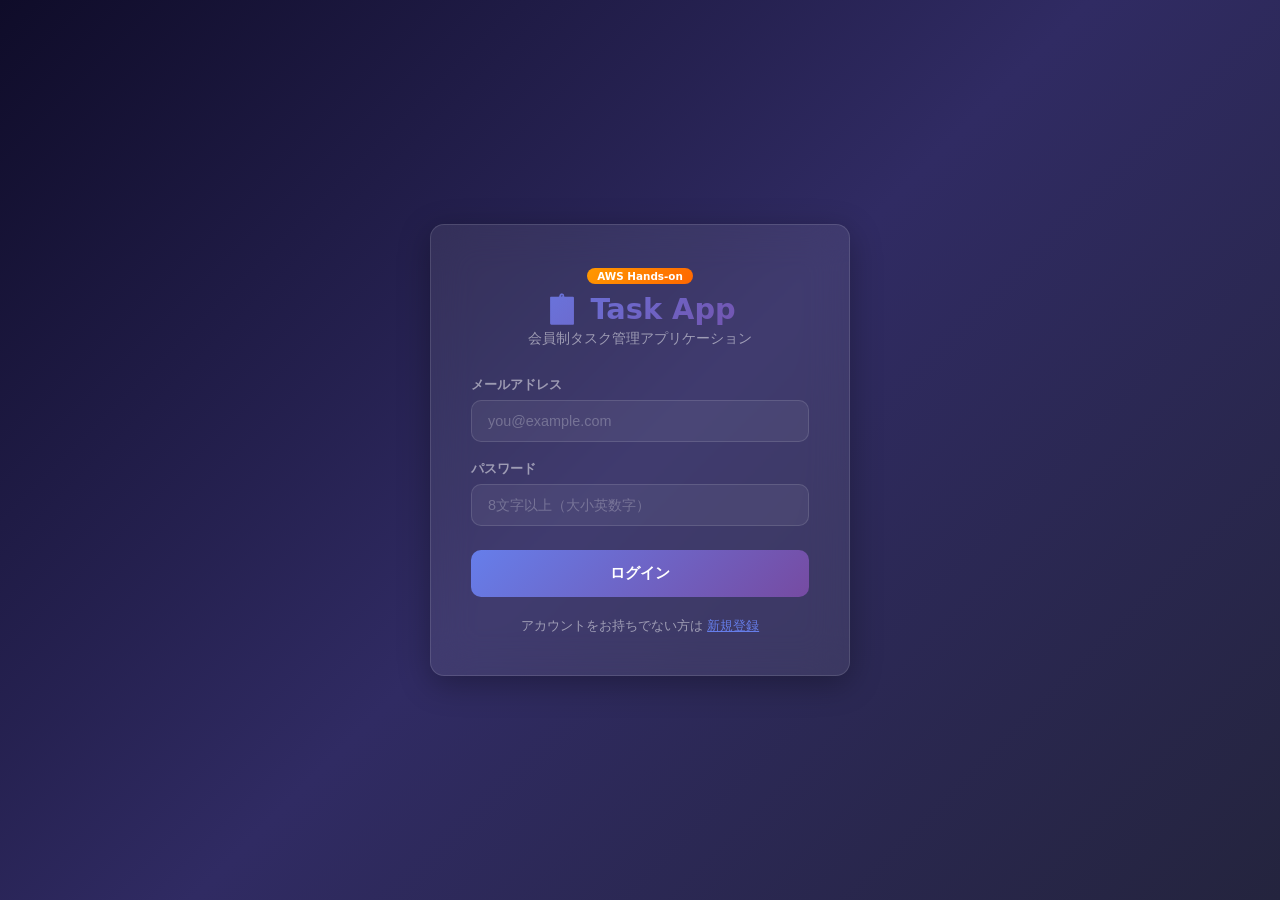
<file: cloudformation-lambda-webapp/frontend/index.html>
<!--
  ============================================================
  このファイルはリポジトリ上での参照用です。
  実際のデプロイ時は CloudFormation テンプレート内の
  S3DeployFunction Lambda が同等の HTML を自動生成し
  S3 バケットに配置します。
  ============================================================
  API エンドポイントや Cognito の設定値はスタック作成時に
  Lambda が自動で埋め込むため、手動設定は不要です。
-->
<!DOCTYPE html>
<html lang="ja">
<head>
<meta charset="UTF-8"/>
<meta name="viewport" content="width=device-width,initial-scale=1.0"/>
<title>Task App | AWS Hands-on</title>
<style>
*,*::before,*::after{box-sizing:border-box;margin:0;padding:0}
:root{--bg1:#0f0c29;--bg2:#302b63;--bg3:#24243e;--glass:rgba(255,255,255,.08);--glass-border:rgba(255,255,255,.12);--text:#f0f0f0;--muted:rgba(255,255,255,.5);--accent:#667eea;--accent2:#764ba2;--success:#48bb78;--danger:#fc8181;--warning:#f6ad55;--radius:14px;--shadow:0 8px 32px rgba(0,0,0,.3)}
body{font-family:'Segoe UI',system-ui,-apple-system,sans-serif;background:linear-gradient(135deg,var(--bg1),var(--bg2),var(--bg3));color:var(--text);min-height:100vh;overflow-x:hidden}
.hidden{display:none!important}

/* Auth pages */
.auth-wrap{min-height:100vh;display:flex;align-items:center;justify-content:center;padding:20px}
.auth-card{background:var(--glass);backdrop-filter:blur(20px);border:1px solid var(--glass-border);border-radius:var(--radius);padding:40px;width:100%;max-width:420px;box-shadow:var(--shadow)}
.auth-card h1{font-size:1.8rem;text-align:center;margin-bottom:4px;background:linear-gradient(135deg,var(--accent),var(--accent2));-webkit-background-clip:text;-webkit-text-fill-color:transparent}
.auth-card .subtitle{text-align:center;color:var(--muted);font-size:.85rem;margin-bottom:28px}
.auth-card .aws-tag{display:inline-block;background:linear-gradient(135deg,#ff9900,#ff6600);color:#fff;font-size:.65rem;padding:2px 10px;border-radius:20px;font-weight:700;margin-bottom:8px}
.form-group{margin-bottom:18px}
.form-group label{display:block;font-size:.82rem;color:var(--muted);margin-bottom:6px;font-weight:600}
.form-group input{width:100%;background:rgba(255,255,255,.06);border:1px solid var(--glass-border);border-radius:10px;padding:12px 16px;color:var(--text);font-size:.9rem;outline:none;transition:border .2s}
.form-group input:focus{border-color:var(--accent)}
.form-group input::placeholder{color:rgba(255,255,255,.25)}
.btn{width:100%;padding:13px;border:none;border-radius:10px;font-size:.95rem;font-weight:700;cursor:pointer;transition:all .2s;margin-top:6px}
.btn-primary{background:linear-gradient(135deg,var(--accent),var(--accent2));color:#fff}
.btn-primary:hover{opacity:.9;transform:translateY(-1px)}
.btn-primary:disabled{opacity:.4;cursor:not-allowed;transform:none}
.auth-link{text-align:center;margin-top:20px;font-size:.84rem;color:var(--muted)}
.auth-link a{color:var(--accent);cursor:pointer;text-decoration:underline}
.msg{padding:10px 14px;border-radius:8px;font-size:.82rem;margin-bottom:14px;display:none}
.msg.err{display:block;background:rgba(252,129,129,.12);color:var(--danger);border:1px solid rgba(252,129,129,.2)}
.msg.ok{display:block;background:rgba(72,187,120,.12);color:var(--success);border:1px solid rgba(72,187,120,.2)}

/* App layout */
.app-header{background:rgba(15,12,41,.85);backdrop-filter:blur(12px);border-bottom:1px solid var(--glass-border);padding:14px 24px;display:flex;align-items:center;justify-content:space-between;position:sticky;top:0;z-index:50}
.app-header .logo{font-size:1.15rem;font-weight:700;background:linear-gradient(135deg,var(--accent),var(--accent2));-webkit-background-clip:text;-webkit-text-fill-color:transparent}
.app-header .right{display:flex;align-items:center;gap:14px}
.user-badge{font-size:.8rem;color:var(--muted);background:var(--glass);padding:6px 14px;border-radius:20px;border:1px solid var(--glass-border)}
.btn-sm{padding:7px 16px;border:1px solid var(--glass-border);background:var(--glass);color:var(--text);border-radius:8px;font-size:.82rem;cursor:pointer;transition:all .2s}
.btn-sm:hover{background:rgba(255,255,255,.12)}
.btn-logout{border-color:rgba(252,129,129,.3);color:var(--danger)}
.app-body{max-width:900px;margin:28px auto;padding:0 20px;display:grid;grid-template-columns:1fr 280px;gap:20px}
@media(max-width:768px){.app-body{grid-template-columns:1fr}}

.card{background:var(--glass);backdrop-filter:blur(16px);border:1px solid var(--glass-border);border-radius:var(--radius);padding:22px;box-shadow:var(--shadow);margin-bottom:18px}
.card h2{font-size:.78rem;text-transform:uppercase;letter-spacing:.08em;color:var(--muted);margin-bottom:14px;font-weight:700}

/* Add task */
.add-row{display:flex;gap:10px}
.add-row input{flex:1;background:rgba(255,255,255,.06);border:1px solid var(--glass-border);border-radius:10px;padding:11px 16px;color:var(--text);font-size:.9rem;outline:none;transition:border .2s}
.add-row input:focus{border-color:var(--accent)}
.add-row input::placeholder{color:rgba(255,255,255,.25)}
.add-row button{background:linear-gradient(135deg,var(--accent),var(--accent2));color:#fff;border:none;border-radius:10px;padding:11px 22px;font-weight:700;font-size:.9rem;cursor:pointer;white-space:nowrap;transition:all .2s}
.add-row button:hover{opacity:.9}

/* Task list */
.task-item{display:flex;align-items:center;gap:12px;padding:12px 0;border-bottom:1px solid var(--glass-border);transition:all .2s}
.task-item:last-child{border-bottom:none}
.task-item.done .task-title{text-decoration:line-through;color:var(--muted)}
.chk{width:22px;height:22px;border:2px solid var(--glass-border);border-radius:50%;cursor:pointer;display:flex;align-items:center;justify-content:center;flex-shrink:0;font-size:.7rem;transition:all .18s;user-select:none}
.chk.on{background:var(--success);border-color:var(--success);color:#fff}
.chk:hover{border-color:var(--accent)}
.task-title{flex:1;font-size:.9rem;word-break:break-word}
.del-btn{background:none;border:none;color:var(--muted);cursor:pointer;padding:4px 8px;border-radius:6px;font-size:.85rem;opacity:0;transition:all .15s}
.task-item:hover .del-btn{opacity:1}
.del-btn:hover{color:var(--danger)}
.empty{text-align:center;padding:36px 0;color:var(--muted);font-size:.88rem;line-height:1.8}
.empty .icon{font-size:2.4rem;margin-bottom:8px}

/* Stats */
.stat-grid{display:grid;grid-template-columns:1fr 1fr;gap:10px;margin-bottom:16px}
.stat-box{background:rgba(255,255,255,.04);border-radius:10px;padding:14px;text-align:center;border:1px solid var(--glass-border)}
.stat-box .num{font-size:1.6rem;font-weight:800;background:linear-gradient(135deg,var(--accent),var(--accent2));-webkit-background-clip:text;-webkit-text-fill-color:transparent}
.stat-box .lbl{font-size:.7rem;color:var(--muted);margin-top:2px}

/* Profile */
.profile-info{display:flex;flex-direction:column;gap:10px;font-size:.85rem}
.profile-info .row{display:flex;justify-content:space-between;padding:8px 0;border-bottom:1px solid var(--glass-border)}
.profile-info .row:last-child{border:none}
.profile-info .lbl{color:var(--muted)}
.profile-edit{margin-top:10px;display:flex;gap:8px}
.profile-edit input{flex:1;background:rgba(255,255,255,.06);border:1px solid var(--glass-border);border-radius:8px;padding:8px 12px;color:var(--text);font-size:.82rem;outline:none}
.profile-edit button{background:var(--accent);color:#fff;border:none;border-radius:8px;padding:8px 16px;font-size:.82rem;cursor:pointer;font-weight:600}

/* Log */
.log-entries{font-family:'Cascadia Code',monospace;font-size:.72rem;max-height:180px;overflow-y:auto}
.log-entry{padding:4px 10px;border-radius:6px;margin-bottom:3px;display:flex;gap:10px;align-items:baseline}
.log-entry.ok{background:rgba(72,187,120,.08);color:var(--success)}
.log-entry.err{background:rgba(252,129,129,.08);color:var(--danger)}
.log-time{color:var(--muted);flex-shrink:0}

::-webkit-scrollbar{width:6px}
::-webkit-scrollbar-track{background:transparent}
::-webkit-scrollbar-thumb{background:var(--glass-border);border-radius:3px}
.spinner{display:inline-block;width:18px;height:18px;border:2px solid var(--glass-border);border-top-color:var(--accent);border-radius:50%;animation:spin .6s linear infinite}
@keyframes spin{to{transform:rotate(360deg)}}
</style>
</head>
<body>

<!-- ===== Login ===== -->
<div id="login-view" class="view auth-wrap">
<div class="auth-card">
<div style="text-align:center"><span class="aws-tag">AWS Hands-on</span></div>
<h1>📋 Task App</h1>
<p class="subtitle">会員制タスク管理アプリケーション</p>
<div id="login-msg" class="msg"></div>
<div class="form-group"><label>メールアドレス</label><input id="login-email" type="email" placeholder="you@example.com"/></div>
<div class="form-group"><label>パスワード</label><input id="login-password" type="password" placeholder="8文字以上（大小英数字）"/></div>
<button class="btn btn-primary" id="login-btn" onclick="doLogin()">ログイン</button>
<p class="auth-link">アカウントをお持ちでない方は <a onclick="showView('register')">新規登録</a></p>
</div></div>

<!-- ===== Register ===== -->
<div id="register-view" class="view auth-wrap hidden">
<div class="auth-card">
<div style="text-align:center"><span class="aws-tag">AWS Hands-on</span></div>
<h1>新規登録</h1>
<p class="subtitle">メールアドレスで会員登録</p>
<div id="reg-msg" class="msg"></div>
<div class="form-group"><label>メールアドレス</label><input id="reg-email" type="email" placeholder="you@example.com"/></div>
<div class="form-group"><label>パスワード</label><input id="reg-password" type="password" placeholder="8文字以上（大小英数字）"/></div>
<div class="form-group"><label>パスワード（確認）</label><input id="reg-password2" type="password" placeholder="もう一度入力"/></div>
<button class="btn btn-primary" onclick="doRegister()">登録する</button>
<p class="auth-link">アカウントをお持ちの方は <a onclick="showView('login')">ログイン</a></p>
</div></div>

<!-- ===== Verify ===== -->
<div id="verify-view" class="view auth-wrap hidden">
<div class="auth-card">
<div style="text-align:center"><span class="aws-tag">AWS Hands-on</span></div>
<h1>メール確認</h1>
<p class="subtitle">登録メールアドレスに届いた確認コードを入力してください</p>
<div id="verify-msg" class="msg"></div>
<div class="form-group"><label>確認コード</label><input id="verify-code" type="text" placeholder="6桁の確認コード" maxlength="6"/></div>
<button class="btn btn-primary" onclick="doVerify()">確認する</button>
<p class="auth-link"><a onclick="doResend()">確認コードを再送信</a></p>
</div></div>

<!-- ===== Main App ===== -->
<div id="app-view" class="view hidden">
<div class="app-header">
  <span class="logo">📋 Task App</span>
  <div class="right">
    <span class="user-badge" id="user-email"></span>
    <button class="btn-sm" onclick="showProfile()">プロフィール</button>
    <button class="btn-sm btn-logout" onclick="doLogout()">ログアウト</button>
  </div>
</div>
<div class="app-body">
  <div class="main-col">
    <div class="card"><h2>タスクを追加</h2>
      <div class="add-row">
        <input id="taskInput" type="text" placeholder="新しいタスクを入力…" maxlength="200" onkeydown="if(event.key==='Enter')addTask()"/>
        <button onclick="addTask()">追加</button>
      </div>
    </div>
    <div class="card"><h2>タスク一覧 <span id="taskBadge" style="float:right;font-weight:400"></span></h2>
      <div id="taskList"><div class="empty"><div class="icon"><div class="spinner"></div></div>読み込み中…</div></div>
    </div>
    <div class="card"><h2>API ログ</h2>
      <div class="log-entries" id="logEntries"><div style="color:var(--muted);font-size:.78rem">API を呼び出すとここにログが表示されます</div></div>
    </div>
  </div>
  <div class="side-col">
    <div class="card"><h2>統計</h2>
      <div class="stat-grid">
        <div class="stat-box"><div class="num" id="stat-total">0</div><div class="lbl">全タスク</div></div>
        <div class="stat-box"><div class="num" id="stat-done">0</div><div class="lbl">完了</div></div>
        <div class="stat-box"><div class="num" id="stat-pending">0</div><div class="lbl">未完了</div></div>
        <div class="stat-box"><div class="num" id="stat-rate">0%</div><div class="lbl">完了率</div></div>
      </div>
    </div>
    <div class="card"><h2>プロフィール</h2>
      <div class="profile-info">
        <div class="row"><span class="lbl">メール</span><span id="prof-email">-</span></div>
        <div class="row"><span class="lbl">表示名</span><span id="prof-name">-</span></div>
      </div>
      <div class="profile-edit">
        <input id="prof-name-input" placeholder="表示名を変更"/>
        <button onclick="updateProfile()">保存</button>
      </div>
    </div>
    <div class="card" style="text-align:center;font-size:.75rem;color:var(--muted)">
      <p>Powered by AWS</p>
      <p style="margin-top:4px">CloudFormation / Cognito / DynamoDB<br/>API Gateway / Lambda / CloudFront<br/>S3 / SQS / SNS</p>
    </div>
  </div>
</div>
</div>

<script>
'use strict';
/*
 * 注意: このファイルはリポジトリ上の参照用です。
 * 実際にデプロイされる HTML では以下の定数がスタック作成時に
 * Lambda によって自動的に埋め込まれます。
 */
const API       = '%%API_ENDPOINT%%';   // e.g. https://xxx.execute-api.ap-northeast-1.amazonaws.com/prod
const REGION    = '%%REGION%%';         // e.g. ap-northeast-1
const POOL_ID   = '%%POOL_ID%%';       // e.g. ap-northeast-1_XXXXXXXXX
const CLIENT_ID = '%%CLIENT_ID%%';     // e.g. abcdefg1234567
const COGNITO_EP= 'https://cognito-idp.'+REGION+'.amazonaws.com/';
let tasks=[], pendingEmail='';

/* --- View switching --- */
function showView(v){
  document.querySelectorAll('.view').forEach(el=>el.classList.add('hidden'));
  document.getElementById(v+'-view').classList.remove('hidden');
}

/* --- Cognito helpers --- */
async function cognitoCall(target,body){
  const r=await fetch(COGNITO_EP,{method:'POST',headers:{'Content-Type':'application/x-amz-json-1.1','X-Amz-Target':'AWSCognitoIdentityProviderService.'+target},body:JSON.stringify(body)});
  const d=await r.json();if(d.__type)throw new Error(d.message||d.__type);return d;
}
function showMsg(id,msg,ok){const el=document.getElementById(id);el.textContent=msg;el.className='msg '+(ok?'ok':'err')}
function clearMsg(id){const el=document.getElementById(id);el.className='msg';el.textContent=''}

async function doLogin(){
  clearMsg('login-msg');
  const email=document.getElementById('login-email').value.trim();
  const pw=document.getElementById('login-password').value;
  if(!email||!pw){showMsg('login-msg','入力してください',false);return}
  try{
    const r=await cognitoCall('InitiateAuth',{AuthFlow:'USER_PASSWORD_AUTH',ClientId:CLIENT_ID,AuthParameters:{USERNAME:email,PASSWORD:pw}});
    localStorage.setItem('idToken',r.AuthenticationResult.IdToken);
    localStorage.setItem('accessToken',r.AuthenticationResult.AccessToken);
    localStorage.setItem('refreshToken',r.AuthenticationResult.RefreshToken);
    localStorage.setItem('email',email);
    enterApp(email);
  }catch(e){
    if(e.message&&e.message.includes('not confirmed')){pendingEmail=email;showView('verify');showMsg('verify-msg','メールアドレスの確認が必要です',false);return}
    showMsg('login-msg',e.message||'ログインに失敗しました',false);
  }
}

async function doRegister(){
  clearMsg('reg-msg');
  const email=document.getElementById('reg-email').value.trim();
  const pw=document.getElementById('reg-password').value;
  const pw2=document.getElementById('reg-password2').value;
  if(!email||!pw){showMsg('reg-msg','入力してください',false);return}
  if(pw!==pw2){showMsg('reg-msg','パスワードが一致しません',false);return}
  if(pw.length<8){showMsg('reg-msg','パスワードは8文字以上にしてください',false);return}
  try{
    await cognitoCall('SignUp',{ClientId:CLIENT_ID,Username:email,Password:pw,UserAttributes:[{Name:'email',Value:email}]});
    pendingEmail=email;showView('verify');showMsg('verify-msg','確認コードを送信しました',true);
  }catch(e){showMsg('reg-msg',e.message||'登録に失敗しました',false)}
}

async function doVerify(){
  clearMsg('verify-msg');
  const code=document.getElementById('verify-code').value.trim();
  if(!code){showMsg('verify-msg','確認コードを入力してください',false);return}
  try{
    await cognitoCall('ConfirmSignUp',{ClientId:CLIENT_ID,Username:pendingEmail,ConfirmationCode:code});
    showView('login');showMsg('login-msg','登録完了！ログインしてください',true);
  }catch(e){showMsg('verify-msg',e.message||'確認に失敗しました',false)}
}

async function doResend(){
  try{await cognitoCall('ResendConfirmationCode',{ClientId:CLIENT_ID,Username:pendingEmail});showMsg('verify-msg','確認コードを再送信しました',true)}
  catch(e){showMsg('verify-msg',e.message||'再送信に失敗しました',false)}
}

function doLogout(){localStorage.clear();tasks=[];showView('login')}
function enterApp(email){document.getElementById('user-email').textContent=email;showView('app');loadTasks();loadProfile()}

/* --- API calls --- */
async function callApi(method,path,body){
  const token=localStorage.getItem('idToken');
  if(!token){doLogout();return null}
  const opts={method,headers:{'Content-Type':'application/json','Authorization':token}};
  if(body!==undefined)opts.body=JSON.stringify(body);
  try{
    const r=await fetch(API+path,opts);
    if(r.status===401){doLogout();return null}
    const d=await r.json();addLog(method,path,r.status,r.ok);
    if(!r.ok)throw new Error(d.error||r.statusText);return d;
  }catch(e){addLog(method,path,e.message||'error',false);return null}
}

function addLog(m,p,s,ok){
  const el=document.getElementById('logEntries');
  if(el.children.length===1&&!el.children[0].classList.contains('log-entry'))el.innerHTML='';
  const d=document.createElement('div');d.className='log-entry '+(ok?'ok':'err');
  d.innerHTML='<span class="log-time">'+new Date().toLocaleTimeString('ja-JP')+'</span><span>'+esc(m)+' '+esc(p)+'</span><span>→ '+s+'</span>';
  el.insertBefore(d,el.firstChild);while(el.children.length>30)el.removeChild(el.lastChild);
}

/* --- Tasks --- */
async function loadTasks(){
  const d=await callApi('GET','/tasks');
  if(d===null)return;tasks=d;renderTasks();updateStats();
}
async function addTask(){
  const inp=document.getElementById('taskInput');const t=inp.value.trim();if(!t)return;
  const r=await callApi('POST','/tasks',{title:t});
  if(r){inp.value='';tasks.unshift(r);renderTasks();updateStats();}
}
async function toggleTask(id,c){
  const r=await callApi('PUT','/tasks/'+id,{completed:c});
  if(r){const i=tasks.findIndex(t=>t.id===id);if(i!==-1)tasks[i].completed=r.completed;renderTasks();updateStats();}
}
async function deleteTask(id){
  if(!confirm('削除しますか？'))return;
  const r=await callApi('DELETE','/tasks/'+id);
  if(r!==null){tasks=tasks.filter(t=>t.id!==id);renderTasks();updateStats();}
}
function renderTasks(){
  const el=document.getElementById('taskList');
  const pending=tasks.filter(t=>!t.completed).length;
  document.getElementById('taskBadge').textContent=tasks.length?pending+' / '+tasks.length+' 件':'';
  if(!tasks.length){el.innerHTML='<div class="empty"><div class="icon">✨</div>タスクはありません<br>上のフォームから追加してください</div>';return}
  el.innerHTML=tasks.map(t=>'<div class="task-item'+(t.completed?' done':'')+'"><div class="chk'+(t.completed?' on':'')+'" onclick="toggleTask(\''+t.id+'\','+(!t.completed)+')">'+(t.completed?'✓':'')+'</div><span class="task-title">'+esc(t.title)+'</span><button class="del-btn" onclick="deleteTask(\''+t.id+'\')">🗑</button></div>').join('');
}
function updateStats(){
  const total=tasks.length,done=tasks.filter(t=>t.completed).length;
  document.getElementById('stat-total').textContent=total;
  document.getElementById('stat-done').textContent=done;
  document.getElementById('stat-pending').textContent=total-done;
  document.getElementById('stat-rate').textContent=total?Math.round(done/total*100)+'%':'0%';
}

/* --- Profile --- */
async function loadProfile(){
  const d=await callApi('GET','/profile');
  if(d){document.getElementById('prof-email').textContent=d.email||'-';document.getElementById('prof-name').textContent=d.display_name||'-';document.getElementById('prof-name-input').value=d.display_name||''}
}
function showProfile(){document.getElementById('prof-name-input').focus()}
async function updateProfile(){
  const n=document.getElementById('prof-name-input').value.trim();if(!n)return;
  const r=await callApi('PUT','/profile',{display_name:n});
  if(r)document.getElementById('prof-name').textContent=r.display_name;
}
function esc(s){return s.replace(/&/g,'&amp;').replace(/</g,'&lt;').replace(/>/g,'&gt;').replace(/"/g,'&quot;')}

/* --- Init --- */
(function(){
  const token=localStorage.getItem('idToken');
  const email=localStorage.getItem('email');
  if(token&&email){enterApp(email)}else{showView('login')}
})();
</script>
</body>
</html>
</file>
